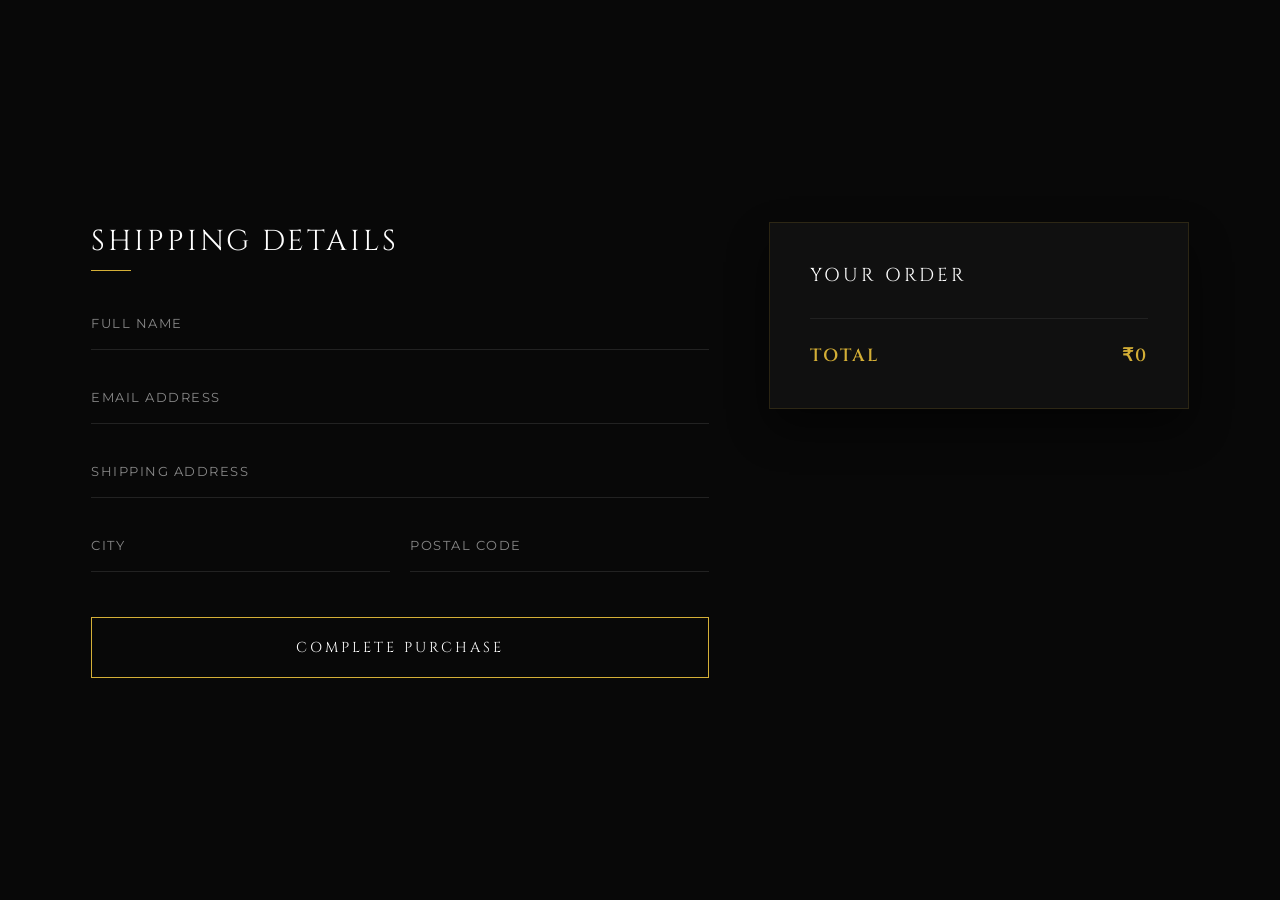
<file: checkout.html>
<!DOCTYPE html>
<html lang="en">
<head>
    <meta charset="UTF-8">
    <meta name="viewport" content="width=device-width, initial-scale=1.0">
    <title>CHECKOUT | MUDÈRA</title>
    
    <link rel="preconnect" href="https://fonts.googleapis.com">
    <link rel="preconnect" href="https://fonts.gstatic.com" crossorigin>
    <link href="https://fonts.googleapis.com/css2?family=Cinzel:wght@400;600;700&family=Montserrat:wght@300;400;500;600&display=swap" rel="stylesheet">
    <script src="https://cdnjs.cloudflare.com/ajax/libs/gsap/3.12.5/gsap.min.js"></script>

    <style>
        :root { --bg-color: #080808; --panel-bg: #111111; --accent-gold: #D4AF37; --border-dark: #222222; --text-main: #ffffff; --text-muted: #888888; }
        * { box-sizing: border-box; margin: 0; padding: 0; }
        body { background-color: var(--bg-color); color: var(--text-main); font-family: 'Montserrat', sans-serif; min-height: 100vh; display: flex; justify-content: center; align-items: center; overflow-x: hidden; }

        .checkout-container { width: 100%; max-width: 1200px; padding: 60px 4%; display: grid; grid-template-columns: 1fr 420px; gap: 60px; opacity: 0; }
        h2, h3 { font-family: 'Cinzel', serif; letter-spacing: 3px; font-weight: 400; }
        h2 { font-size: 1.8rem; margin-bottom: 40px; position: relative; display: inline-block; }
        h2::after { content: ''; position: absolute; bottom: -10px; left: 0; width: 40px; height: 1px; background: var(--accent-gold); }

        .checkout-form { display: flex; flex-direction: column; }
        .input-group { position: relative; margin-bottom: 25px; width: 100%; }
        .input-row { display: flex; gap: 20px; }
        .checkout-form input { width: 100%; background: transparent; border: none; border-bottom: 1px solid var(--border-dark); padding: 15px 0; color: var(--text-main); font-family: 'Montserrat', sans-serif; font-size: 0.9rem; letter-spacing: 1px; outline: none; transition: border-color 0.4s ease; }
        .checkout-form input:focus { border-bottom-color: var(--accent-gold); }
        .input-group label { position: absolute; left: 0; top: 15px; color: var(--text-muted); font-size: 0.8rem; letter-spacing: 1.5px; pointer-events: none; transition: all 0.3s cubic-bezier(0.25, 0.8, 0.25, 1); }

        .checkout-form input:focus ~ label, .checkout-form input:not(:placeholder-shown) ~ label { top: -10px; font-size: 0.7rem; color: var(--accent-gold); }
        .luxury-button { background: transparent; border: 1px solid var(--accent-gold); color: var(--text-main); padding: 20px; font-family: 'Cinzel', serif; font-size: 0.9rem; letter-spacing: 3px; cursor: pointer; width: 100%; margin-top: 20px; position: relative; z-index: 1; overflow: hidden; transition: color 0.4s ease; }
        .luxury-button::before { content: ''; position: absolute; top: 0; left: -100%; width: 100%; height: 100%; background: var(--accent-gold); transition: left 0.4s cubic-bezier(0.77, 0, 0.175, 1); z-index: -1; }
        .luxury-button:hover { color: #000; }
        .luxury-button:hover::before { left: 0; }

        .order-summary { background: var(--panel-bg); padding: 40px; border: 1px solid rgba(214, 175, 55, 0.15); height: fit-content; box-shadow: 0 20px 40px rgba(0,0,0,0.5); position: relative; }
        .cart-item-row { display: flex; justify-content: space-between; font-size: 0.85rem; margin-bottom: 15px; letter-spacing: 1px; color: #dddddd; }
        .summary-divider { border: 0; border-top: 1px solid var(--border-dark); margin: 25px 0; }
        .total-row { display: flex; justify-content: space-between; color: var(--accent-gold); font-family: 'Cinzel', serif; font-size: 1.1rem; letter-spacing: 2px; font-weight: 600; }
        .empty-cart-msg { color: var(--text-muted); font-size: 0.85rem; letter-spacing: 1px; font-style: italic; }

        @media (max-width: 900px) { .checkout-container { grid-template-columns: 1fr; gap: 40px; padding: 40px 20px; } .order-summary { order: -1; } }
    </style>
</head>
<body>

    <div class="checkout-container" id="checkoutContainer">
        <div class="checkout-form">
            <h2>SHIPPING DETAILS</h2>
            <div class="input-group">
                <input type="text" id="name" placeholder=" " required autocomplete="off">
                <label for="name">FULL NAME</label>
            </div>
            <div class="input-group">
                <input type="email" id="email" placeholder=" " required autocomplete="off">
                <label for="email">EMAIL ADDRESS</label>
            </div>
            <div class="input-group">
                <input type="text" id="address" placeholder=" " required autocomplete="off">
                <label for="address">SHIPPING ADDRESS</label>
            </div>
            <div class="input-row">
                <div class="input-group">
                    <input type="text" id="city" placeholder=" " required autocomplete="off">
                    <label for="city">CITY</label>
                </div>
                <div class="input-group">
                    <input type="text" id="zip" placeholder=" " required autocomplete="off">
                    <label for="zip">POSTAL CODE</label>
                </div>
            </div>
            <!-- Updated to call validation function -->
            <button class="luxury-button" id="submitBtn" onclick="validateCheckout()">COMPLETE PURCHASE</button>
        </div>

        <div class="order-summary">
            <h3 style="margin-bottom: 30px;">YOUR ORDER</h3>
            <div id="checkout-summary-list"></div>
            <hr class="summary-divider">
            <div class="total-row">
                <span>TOTAL</span>
                <span id="total-price-val">₹0</span>
            </div>
        </div>
    </div>

    <!-- Back to Top Button -->
    <button id="topBtn" onclick="window.scrollTo({top: 0, behavior: 'smooth'})" 
        style="position:fixed; bottom:30px; right:30px; background:transparent; border:1px solid #D4AF37; color:#D4AF37; padding:15px; cursor:pointer; display:none; z-index:999;">↑</button>

    <!-- Load the Global Script -->
    <script src="scripts.js"></script>

    <script>
        // Form Validation Logic
        window.validateCheckout = function() {
            const name = document.getElementById('name').value;
            const email = document.getElementById('email').value;
            
            if (name === "" || email === "") {
                alert("Please fill in your shipping details.");
            } else {
                alert("Order Placed Successfully!");
                localStorage.removeItem('mudera_cart'); // Clear cart
                window.location.href = "index.html";
            }
        };

        // GSAP Animations
        window.addEventListener('DOMContentLoaded', () => {
            const tl = gsap.timeline({ defaults: { ease: "power4.out" } });
            tl.to("#checkoutContainer", { opacity: 1, duration: 0.5 })
              .from(".input-group, h2, #submitBtn", { opacity: 0, y: 20, stagger: 0.08, duration: 0.8 }, "-=0.3")
              .from(".order-summary", { opacity: 0, x: 40, duration: 1 }, "-=0.8");
        });
    </script>
</body>
</html>
</file>
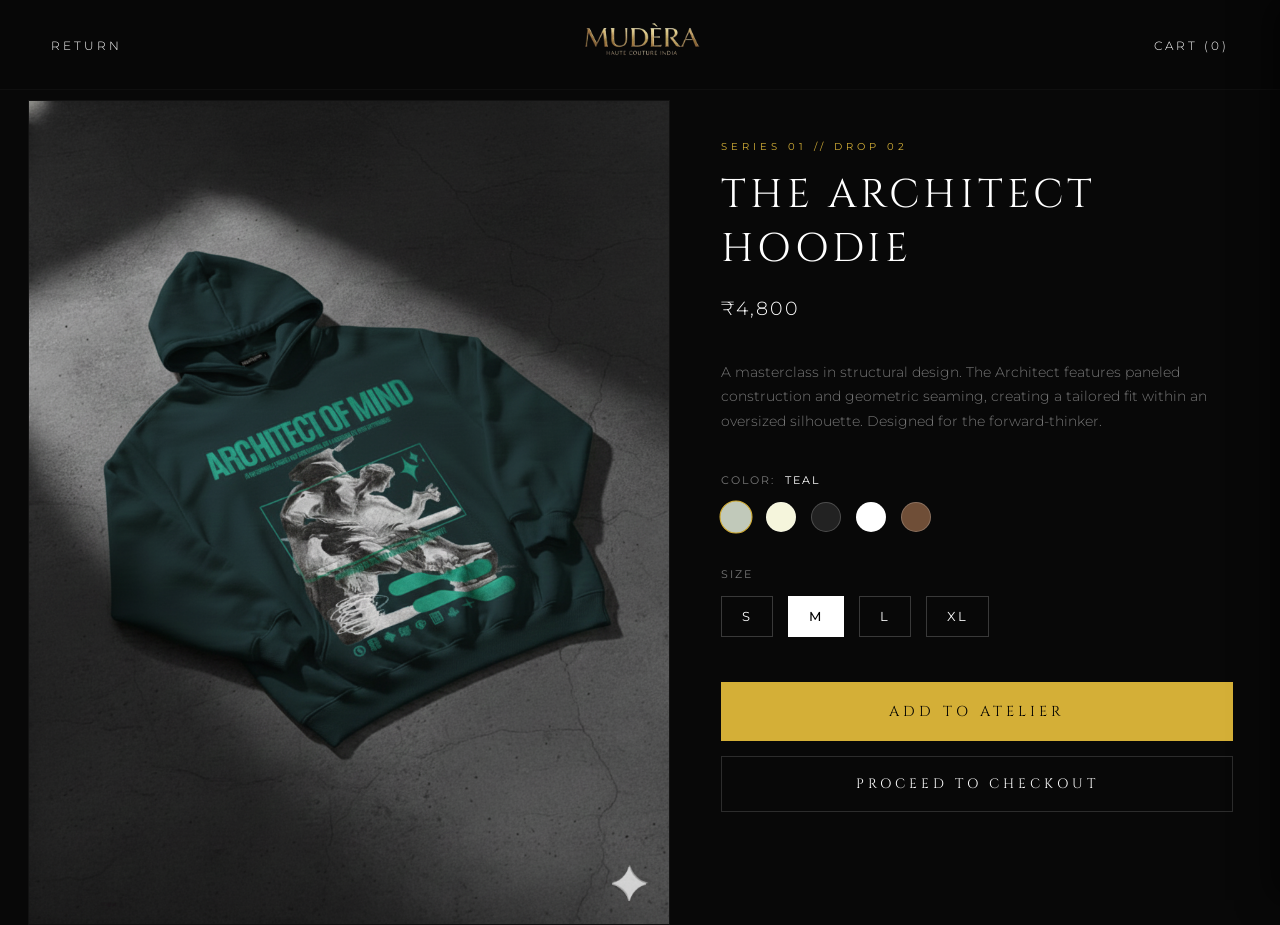
<file: product-page-arcti.html>
<!DOCTYPE html>
<html lang="en">
<head>
    <meta charset="UTF-8">
    <meta name="viewport" content="width=device-width, initial-scale=1.0">
    <title>ARCHITECT HOODIE | MUDÈRA</title>
    
    <link rel="preconnect" href="https://fonts.googleapis.com">
    <link rel="preconnect" href="https://fonts.gstatic.com" crossorigin>
    <link href="https://fonts.googleapis.com/css2?family=Cinzel:wght@400;600;700&family=Montserrat:wght@200;300;400;500&display=swap" rel="stylesheet">
    <script src="https://cdnjs.cloudflare.com/ajax/libs/gsap/3.12.5/gsap.min.js"></script>

    <style>
        :root { --bg-dark: #080808; --text-light: #ffffff; --text-muted: #777777; --accent-gold: #D4AF37; --border-color: #111111; }
        * { margin: 0; padding: 0; box-sizing: border-box; }
        body { background-color: var(--bg-dark); color: var(--text-light); font-family: 'Montserrat', sans-serif; overflow-x: hidden; -webkit-font-smoothing: antialiased; }

        header { position: fixed; top: 0; left: 0; width: 100%; z-index: 100; background: rgba(8, 8, 8, 0.85); backdrop-filter: blur(10px); border-bottom: 1px solid rgba(255, 255, 255, 0.03); }
        .nav-container { max-width: 1400px; margin: 0 auto; padding: 20px 4%; display: grid; grid-template-columns: 1fr auto 1fr; align-items: center; }
        .menu-left a, .menu-right a { color: var(--text-light); text-decoration: none; font-size: 0.75rem; letter-spacing: 3px; font-weight: 300; transition: color 0.3s; }
        .menu-left a:hover, .menu-right a:hover { color: var(--accent-gold); }
        .menu-right { text-align: right; cursor: pointer; }
        .logo-center img { height: auto; width: 120px; }

        .product-layout { display: grid; grid-template-columns: 1.2fr 1fr; max-width: 1600px; margin: 100px auto 0; min-height: 90vh; }
        .product-gallery { padding: 0 4%; display: flex; flex-direction: column; gap: 20px; }
        .image-wrapper { background: #0d0d0d; border: 1px solid rgba(255, 255, 255, 0.02); width: 100%; }
        .image-wrapper img { width: 100%; display: block; transition: opacity 0.3s ease; }
        
        .product-info { padding: 40px 8% 100px 4%; position: sticky; top: 100px; height: fit-content; }
        .tagline { font-size: 0.65rem; color: var(--accent-gold); letter-spacing: 4px; margin-bottom: 15px; display: block; }
        h1 { font-family: 'Cinzel', serif; font-size: 2.5rem; font-weight: 400; letter-spacing: 4px; margin-bottom: 20px; }
        .price { font-size: 1.2rem; color: var(--text-light); letter-spacing: 2px; margin-bottom: 40px; font-weight: 300; }
        .description { color: var(--text-muted); font-size: 0.85rem; line-height: 1.8; margin-bottom: 40px; font-weight: 300; }

        .selector-label { font-size: 0.7rem; letter-spacing: 2px; color: var(--text-muted); margin-bottom: 15px; display: block; }
        #selected-color { color: var(--text-light); font-weight: 400; margin-left: 5px; }
        
        .color-options { display: flex; gap: 15px; margin-bottom: 35px; }
        .swatch { width: 30px; height: 30px; border-radius: 50%; cursor: pointer; border: 1px solid rgba(255, 255, 255, 0.2); transition: all 0.3s; }
        .swatch.active { border: 1px solid var(--accent-gold); transform: scale(1.1); }
        
        .size-chips { display: flex; gap: 15px; margin-bottom: 45px; }
        .size-chips button { background: transparent; border: 1px solid rgba(255,255,255,0.2); color: white; padding: 12px 20px; cursor: pointer; font-family: 'Montserrat'; font-size: 0.8rem; letter-spacing: 2px; transition: all 0.3s; }
        .size-chips button:hover { border-color: white; }
        .size-chips button.active { background: white; color: black; font-weight: 500; }

        .add-btn { display: block; position: relative; z-index: 5; width: 100%; background: var(--accent-gold); color: black; border: none; padding: 20px; font-family: 'Cinzel', serif; font-size: 0.9rem; letter-spacing: 4px; cursor: pointer; transition: all 0.4s ease; }
        .add-btn:hover { background: #e3be4a; box-shadow: 0 0 20px rgba(214, 175, 55, 0.2); }

        .checkout-direct-btn { display: block; text-align: center; text-decoration: none; width: 100%; background: transparent; color: var(--text-light); border: 1px solid rgba(255, 255, 255, 0.15); padding: 18px; font-family: 'Cinzel', serif; font-size: 0.85rem; letter-spacing: 4px; margin-top: 15px; transition: all 0.4s ease; }
        .checkout-direct-btn:hover { border-color: var(--text-light); background: rgba(255, 255, 255, 0.05); }

        #side-cart { position: fixed; top: 0; right: 0; width: 400px; height: 100vh; background: #0a0a0a; border-left: 1px solid var(--border-color); z-index: 1000; transform: translateX(100%); display: flex; flex-direction: column; padding: 30px; box-shadow: -10px 0 30px rgba(0,0,0,0.5); }
        .cart-header { display: flex; justify-content: space-between; align-items: center; border-bottom: 1px solid var(--border-color); padding-bottom: 20px; margin-bottom: 20px; }
        .cart-header h2 { font-family: 'Cinzel', serif; font-size: 1.2rem; letter-spacing: 3px; }
        .close-cart { background: none; border: none; color: white; font-size: 1.5rem; cursor: pointer; }
        #cart-items-container { flex-grow: 1; overflow-y: auto; }
        
        .cart-footer { border-top: 1px solid var(--border-color); padding-top: 20px; }
        .cart-total-row { display: flex; justify-content: space-between; margin-bottom: 20px; font-size: 0.9rem; letter-spacing: 2px;}
        .checkout-btn { width: 100%; background: white; color: black; text-align: center; text-decoration: none; padding: 15px; display: block; font-family: 'Cinzel', serif; letter-spacing: 3px; font-size: 0.8rem; }

        @media (max-width: 900px) { .product-layout { grid-template-columns: 1fr; } .product-info { position: static; padding: 40px 4%; } #side-cart { width: 100%; } }
    </style>
</head>
<body>

    <header>
        <div class="nav-container">
            <div class="menu-left"><a href="index.html">RETURN</a></div>
            <div class="logo-center"><a href="index.html"><img src="img/logo.png" alt="MUDÈRA"></a></div>
            <div class="menu-right"><a id="cart-trigger">CART (<span id="cart-count">0</span>)</a></div>
        </div>
    </header>

    <main class="product-layout">
        <div class="product-gallery img-animate">
            <div class="image-wrapper">
                <!-- Changed default image to match the first swatch (TEAL) -->
                <img id="main-front-img" src="img/hoodie-front-teal.png" alt="Architect Hoodie Front">
            </div>
        </div>

        <div class="product-info">
            <span class="tagline p-animate">SERIES 01 // DROP 02</span>
            <h1 class="p-animate">THE ARCHITECT HOODIE</h1>
            <p class="price p-animate">₹4,800</p>
            
            <p class="description p-animate">
                A masterclass in structural design. The Architect features paneled construction and geometric seaming, creating a tailored fit within an oversized silhouette. Designed for the forward-thinker.
            </p>

            <div class="p-animate">
                <span class="selector-label">COLOR: <span id="selected-color">TEAL</span></span>
                <div class="color-options">
                    <!-- Added all 5 requested colors here -->
                    <div class="swatch active" style="background-color: #C1C9BA;" data-color="TEAL" data-front="img/hoodie-front-teal.png"></div>
                    <div class="swatch" style="background-color: #F5F5DC;" data-color="CREAM" data-front="img/hoodie-front-cream.png"></div>
                    <div class="swatch" style="background-color: #222222;" data-color="BLACK" data-front="img/hoodie-front-black.png"></div>
                    <div class="swatch" style="background-color: #FFFFFF;" data-color="WHITE" data-front="img/hoodie-front-white.png"></div>
                    <div class="swatch" style="background-color: #6F4E37;" data-color="MOCHA" data-front="img/hoodie-front-mocha.png"></div>
                </div>
            </div>

            <div class="p-animate">
                <span class="selector-label">SIZE</span>
                <div class="size-chips">
                    <button>S</button>
                    <button class="active">M</button>
                    <button>L</button>
                    <button>XL</button>
                </div>
            </div>
            <button id="add-to-atelier" class="add-btn p-animate" onclick="addToCart('ARCHITECT HOODIE', 4800, document.getElementById('main-front-img').src)">
                ADD TO ATELIER
            </button>

            <a href="checkout.html" class="checkout-direct-btn p-animate">
                PROCEED TO CHECKOUT
            </a>
        </div>
    </main>

    <div id="side-cart">
        <div class="cart-header">
            <h2>YOUR ATELIER</h2>
            <button class="close-cart">×</button>
        </div>
        <div id="cart-items-container"></div>
        <div class="cart-footer">
            <div class="cart-total-row">
                <span>SUBTOTAL</span>
                <span id="cart-total">₹0</span>
            </div>
            <a href="checkout.html" class="checkout-btn">PROCEED TO SECURE CHECKOUT</a>
        </div>
    </div>

    <script src="scripts.js"></script>
    <script>
        // Interactive UI Handles
        const sideCart = document.getElementById('side-cart');
        const cartTrigger = document.getElementById('cart-trigger');
        const closeCart = document.querySelector('.close-cart');
        const addBtn = document.getElementById('add-to-atelier');

        // Drawer Animations via GSAP
        if(cartTrigger) {
            cartTrigger.addEventListener('click', () => gsap.to(sideCart, { x: '0%', duration: 0.5, ease: 'power4.out' }));
        }
        if(closeCart) {
            closeCart.addEventListener('click', () => gsap.to(sideCart, { x: '100%', duration: 0.5, ease: 'power4.out' }));
        }
        if(addBtn) {
            addBtn.addEventListener('click', () => {
                setTimeout(() => {
                    gsap.to(sideCart, { x: '0%', duration: 0.5, ease: 'power4.out' });
                }, 300);
            });
        }

        // Color Variant Image Swapper
        document.querySelectorAll('.swatch').forEach(swatch => {
            swatch.addEventListener('click', function() {
                document.querySelectorAll('.swatch').forEach(s => s.classList.remove('active'));
                this.classList.add('active');
                document.getElementById('selected-color').textContent = this.getAttribute('data-color');
                
                // Swap front image
                document.getElementById('main-front-img').src = this.getAttribute('data-front');
            });
        });

        // Size Selector
        document.querySelectorAll('.size-chips button').forEach(btn => {
            btn.addEventListener('click', function() {
                document.querySelectorAll('.size-chips button').forEach(b => b.classList.remove('active'));
                this.classList.add('active');
            });
        });
    </script>
</body>
</html>
</file>
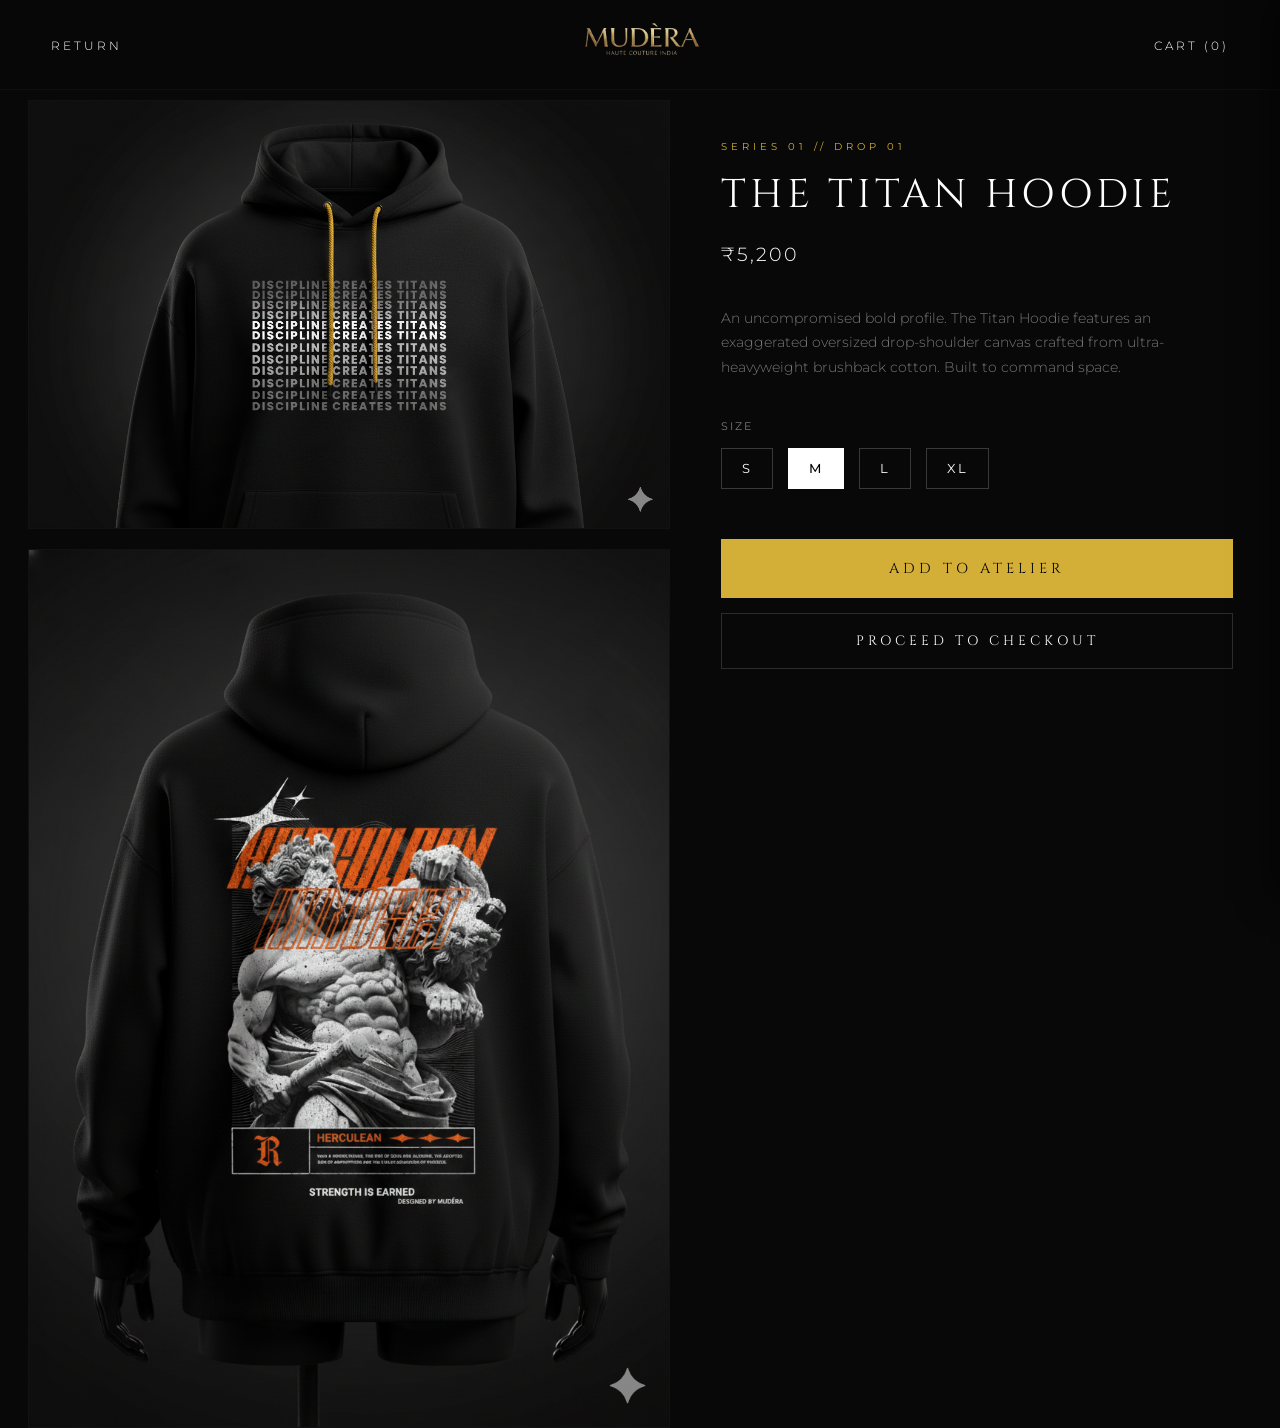
<file: product-page-titan.html>
<!DOCTYPE html>
<html lang="en">
<head>
    <meta charset="UTF-8">
    <meta name="viewport" content="width=device-width, initial-scale=1.0">
    <title>TITAN HOODIE | MUDÈRA</title>
    
    <link rel="preconnect" href="https://fonts.googleapis.com">
    <link rel="preconnect" href="https://fonts.gstatic.com" crossorigin>
    <link href="https://fonts.googleapis.com/css2?family=Cinzel:wght@400;600;700&family=Montserrat:wght@200;300;400;500&display=swap" rel="stylesheet">
    <script src="https://cdnjs.cloudflare.com/ajax/libs/gsap/3.12.5/gsap.min.js"></script>

    <style>
        :root { --bg-dark: #080808; --text-light: #ffffff; --text-muted: #777777; --accent-gold: #D4AF37; --border-color: #111111; }
        * { margin: 0; padding: 0; box-sizing: border-box; }
        body { background-color: var(--bg-dark); color: var(--text-light); font-family: 'Montserrat', sans-serif; overflow-x: hidden; -webkit-font-smoothing: antialiased; }

        header { position: fixed; top: 0; left: 0; width: 100%; z-index: 100; background: rgba(8, 8, 8, 0.85); backdrop-filter: blur(10px); border-bottom: 1px solid rgba(255, 255, 255, 0.03); }
        .nav-container { max-width: 1400px; margin: 0 auto; padding: 20px 4%; display: grid; grid-template-columns: 1fr auto 1fr; align-items: center; }
        .menu-left a, .menu-right a { color: var(--text-light); text-decoration: none; font-size: 0.75rem; letter-spacing: 3px; font-weight: 300; transition: color 0.3s; }
        .menu-left a:hover, .menu-right a:hover { color: var(--accent-gold); }
        .menu-right { text-align: right; cursor: pointer; }
        .logo-center img { height: auto; width: 120px; }

        .product-layout { display: grid; grid-template-columns: 1.2fr 1fr; max-width: 1600px; margin: 100px auto 0; min-height: 90vh; }
        .product-gallery { padding: 0 4%; display: flex; flex-direction: column; gap: 20px; }
        .image-wrapper { background: #0d0d0d; border: 1px solid rgba(255, 255, 255, 0.02); width: 100%; }
        .image-wrapper img { width: 100%; display: block; transition: opacity 0.3s ease; }
        
        .product-info { padding: 40px 8% 100px 4%; position: sticky; top: 100px; height: fit-content; }
        .tagline { font-size: 0.65rem; color: var(--accent-gold); letter-spacing: 4px; margin-bottom: 15px; display: block; }
        h1 { font-family: 'Cinzel', serif; font-size: 2.5rem; font-weight: 400; letter-spacing: 4px; margin-bottom: 20px; }
        .price { font-size: 1.2rem; color: var(--text-light); letter-spacing: 2px; margin-bottom: 40px; font-weight: 300; }
        .description { color: var(--text-muted); font-size: 0.85rem; line-height: 1.8; margin-bottom: 40px; font-weight: 300; }

        .selector-label { font-size: 0.7rem; letter-spacing: 2px; color: var(--text-muted); margin-bottom: 15px; display: block; }
        
        .size-chips { display: flex; gap: 15px; margin-bottom: 50px; }
        .size-chips button { background: transparent; border: 1px solid rgba(255,255,255,0.2); color: white; padding: 12px 20px; cursor: pointer; font-family: 'Montserrat'; font-size: 0.8rem; letter-spacing: 2px; transition: all 0.3s; }
        .size-chips button:hover { border-color: white; }
        .size-chips button.active { background: white; color: black; font-weight: 500; }

        .add-btn { display: block; position: relative; z-index: 5; width: 100%; background: var(--accent-gold); color: black; border: none; padding: 20px; font-family: 'Cinzel', serif; font-size: 0.9rem; letter-spacing: 4px; cursor: pointer; transition: all 0.4s ease; }
        .add-btn:hover { background: #e3be4a; box-shadow: 0 0 20px rgba(214, 175, 55, 0.2); }

        .checkout-direct-btn { display: block; text-align: center; text-decoration: none; width: 100%; background: transparent; color: var(--text-light); border: 1px solid rgba(255, 255, 255, 0.15); padding: 18px; font-family: 'Cinzel', serif; font-size: 0.85rem; letter-spacing: 4px; margin-top: 15px; transition: all 0.4s ease; }
        .checkout-direct-btn:hover { border-color: var(--text-light); background: rgba(255, 255, 255, 0.05); }

        #side-cart { position: fixed; top: 0; right: 0; width: 400px; height: 100vh; background: #0a0a0a; border-left: 1px solid var(--border-color); z-index: 1000; transform: translateX(100%); display: flex; flex-direction: column; padding: 30px; box-shadow: -10px 0 30px rgba(0,0,0,0.5); }
        .cart-header { display: flex; justify-content: space-between; align-items: center; border-bottom: 1px solid var(--border-color); padding-bottom: 20px; margin-bottom: 20px; }
        .cart-header h2 { font-family: 'Cinzel', serif; font-size: 1.2rem; letter-spacing: 3px; }
        .close-cart { background: none; border: none; color: white; font-size: 1.5rem; cursor: pointer; }
        #cart-items-container { flex-grow: 1; overflow-y: auto; }
        .cart-item { display: flex; gap: 15px; margin-bottom: 20px; align-items: center; }
        .cart-item img { width: 70px; height: 90px; object-fit: cover; }
        .cart-item h4 { font-size: 0.8rem; letter-spacing: 1px; margin-bottom: 5px; }
        .cart-item p { font-size: 0.7rem; color: var(--text-muted); }
        .cart-item button { background: none; border: none; color: var(--text-muted); font-size: 0.6rem; letter-spacing: 1px; cursor: pointer; margin-top: 5px; text-decoration: underline; }
        .cart-footer { border-top: 1px solid var(--border-color); padding-top: 20px; }
        .cart-total-row { display: flex; justify-content: space-between; margin-bottom: 20px; font-size: 0.9rem; letter-spacing: 2px;}
        .checkout-btn { width: 100%; background: white; color: black; text-align: center; text-decoration: none; padding: 15px; display: block; font-family: 'Cinzel', serif; letter-spacing: 3px; font-size: 0.8rem; }

        @media (max-width: 900px) { .product-layout { grid-template-columns: 1fr; } .product-info { position: static; padding: 40px 4%; } #side-cart { width: 100%; } }
    </style>
</head>
<body>

    <header>
        <div class="nav-container">
            <div class="menu-left"><a href="index.html">RETURN</a></div>
            <div class="logo-center"><a href="index.html"><img src="img/logo.png" alt="MUDÈRA"></a></div>
            <div class="menu-right"><a id="cart-trigger">CART (<span id="cart-count">0</span>)</a></div>
        </div>
    </header>

    <main class="product-layout">
        <div class="product-gallery img-animate">
            <div class="image-wrapper">
                <img id="main-front-img" src="img/titan-front.png" alt="Titan Hoodie Front">
            </div>
            <div class="image-wrapper">
                <img id="main-back-img" src="img/titan-back.png" alt="Titan Hoodie Back">
            </div>
        </div>

        <div class="product-info">
            <span class="tagline p-animate">SERIES 01 // DROP 01</span>
            <h1 class="p-animate">THE TITAN HOODIE</h1>
            <p class="price p-animate">₹5,200</p>
            
            <p class="description p-animate">
                An uncompromised bold profile. The Titan Hoodie features an exaggerated oversized drop-shoulder canvas crafted from ultra-heavyweight brushback cotton. Built to command space.
            </p>

            <div class="p-animate">
                <span class="selector-label">SIZE</span>
                <div class="size-chips">
                    <button>S</button>
                    <button class="active">M</button>
                    <button>L</button>
                    <button>XL</button>
                </div>
            </div>

            <button id="add-to-atelier" class="add-btn p-animate" onclick="addToCart('TITAN OVERSIZED', 5200, document.getElementById('main-front-img').src)">
                ADD TO ATELIER
            </button>
            
            <a href="checkout.html" class="checkout-direct-btn p-animate">
                PROCEED TO CHECKOUT
            </a>
        </div>
    </main>

    <div id="side-cart">
        <div class="cart-header">
            <h2>YOUR ATELIER</h2>
            <button class="close-cart">×</button>
        </div>
        <div id="cart-items-container"></div>
        <div class="cart-footer">
            <div class="cart-total-row">
                <span>SUBTOTAL</span>
                <span id="cart-total">₹0</span>
            </div>
            <a href="checkout.html" class="checkout-btn">PROCEED TO SECURE CHECKOUT</a>
        </div>
    </div>

    <script src="scripts.js"></script>
    <script>
        // Interactive UI Handles
        const sideCart = document.getElementById('side-cart');
        const cartTrigger = document.getElementById('cart-trigger');
        const closeCart = document.querySelector('.close-cart');
        const addBtn = document.getElementById('add-to-atelier');

        // Drawer Animations via GSAP
        if(cartTrigger) {
            cartTrigger.addEventListener('click', () => gsap.to(sideCart, { x: '0%', duration: 0.5, ease: 'power4.out' }));
        }
        if(closeCart) {
            closeCart.addEventListener('click', () => gsap.to(sideCart, { x: '100%', duration: 0.5, ease: 'power4.out' }));
        }
        if(addBtn) {
            addBtn.addEventListener('click', () => {
                setTimeout(() => {
                    gsap.to(sideCart, { x: '0%', duration: 0.5, ease: 'power4.out' });
                }, 300);
            });
        }

        // Size Selector
        document.querySelectorAll('.size-chips button').forEach(btn => {
            btn.addEventListener('click', function() {
                document.querySelectorAll('.size-chips button').forEach(b => b.classList.remove('active'));
                this.classList.add('active');
            });
        });
    </script>
</body>
</html>
</file>
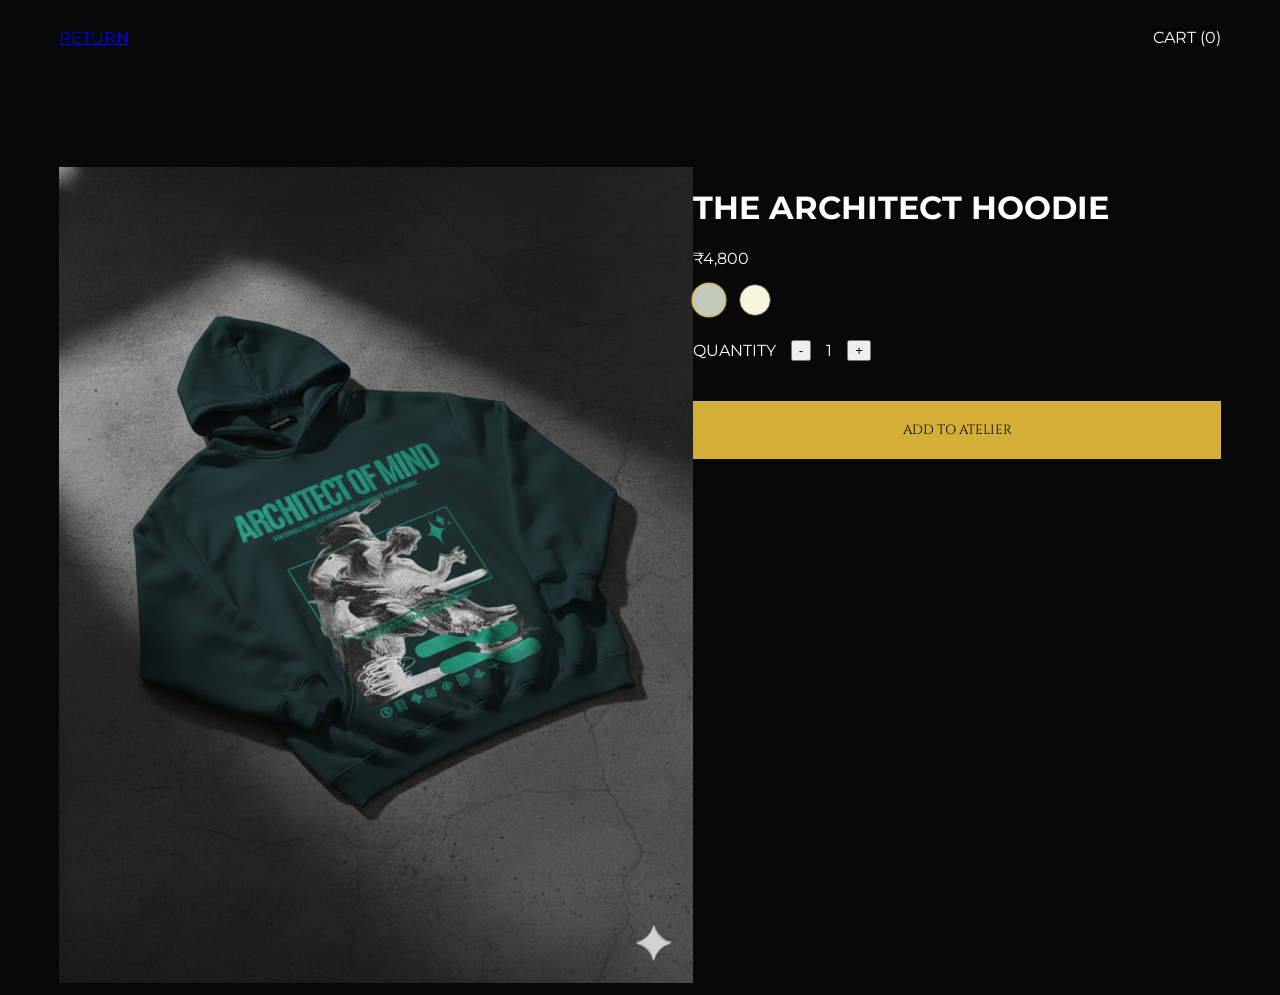
<file: product-page.html>
<!DOCTYPE html>
<html lang="en">
<head>
    <meta charset="UTF-8">
    <meta name="viewport" content="width=device-width, initial-scale=1.0">
    <title>ARCHITECT HOODIE | MUDÈRA</title>
    <link href="https://fonts.googleapis.com/css2?family=Cinzel:wght@400;600;700&family=Montserrat:wght@200;300;400;500&display=swap" rel="stylesheet">
    <script src="https://cdnjs.cloudflare.com/ajax/libs/gsap/3.12.5/gsap.min.js"></script>
    <style>
        :root { --bg-dark: #080808; --text-light: #ffffff; --accent-gold: #D4AF37; }
        body { background-color: var(--bg-dark); color: var(--text-light); font-family: 'Montserrat', sans-serif; }
        .product-layout { display: grid; grid-template-columns: 1.2fr 1fr; max-width: 1400px; margin: 100px auto 0; padding: 0 4%; }
        .swatch { width: 30px; height: 30px; border-radius: 50%; cursor: pointer; border: 1px solid #333; margin-right: 10px; display: inline-block; }
        .swatch.active { border: 1px solid var(--accent-gold); transform: scale(1.1); }
        .add-btn { width: 100%; background: var(--accent-gold); color: black; border: none; padding: 20px; font-family: 'Cinzel', serif; cursor: pointer; margin-top: 20px; }
        .qty-box { display: flex; align-items: center; gap: 15px; margin: 20px 0; }
    </style>
</head>
<body>

    <header>
        <div class="nav-container" style="display:flex; justify-content:space-between; padding:20px 4%;">
            <a href="index.html">RETURN</a>
            <a id="cart-trigger" style="cursor:pointer;">CART (<span id="cart-count">0</span>)</a>
        </div>
    </header>

    <main class="product-layout">
        <div class="product-gallery">
            <img id="main-front-img" src="img/hoodie-front-teal.png" style="width:100%;">
        </div>

        <div class="product-info">
            <h1>THE ARCHITECT HOODIE</h1>
            <p class="price">₹4,800</p>
            
            <div class="color-options">
                <div class="swatch active" style="background-color: #C1C9BA;" data-color="TEAL" data-front="img/hoodie-front-teal.png"></div>
                <div class="swatch" style="background-color: #F5F5DC;" data-color="CREAM" data-front="img/hoodie-front-cream.png"></div>
            </div>

            <div class="qty-box">
                <span>QUANTITY</span>
                <button onclick="changeQty(-1)">-</button>
                <span id="qty-val">1</span>
                <button onclick="changeQty(1)">+</button>
            </div>

            <button id="add-to-atelier" class="add-btn" 
                onclick="addToCart('ARCHITECT HOODIE', 4800, document.getElementById('main-front-img').src, currentQty)">
                ADD TO ATELIER
            </button>
        </div>
    </main>

    <button id="topBtn" onclick="window.scrollTo({top: 0, behavior: 'smooth'})" 
        style="position:fixed; bottom:30px; right:30px; background:transparent; border:1px solid #D4AF37; color:#D4AF37; padding:15px; cursor:pointer; display:none;">↑</button>

    <script src="scripts.js"></script>
    <script>
        // Swatch logic
        document.querySelectorAll('.swatch').forEach(swatch => {
            swatch.addEventListener('click', function() {
                document.querySelectorAll('.swatch').forEach(s => s.classList.remove('active'));
                this.classList.add('active');
                document.getElementById('main-front-img').src = this.getAttribute('data-front');
            });
        });
    </script>
</body>
</html>
</file>
